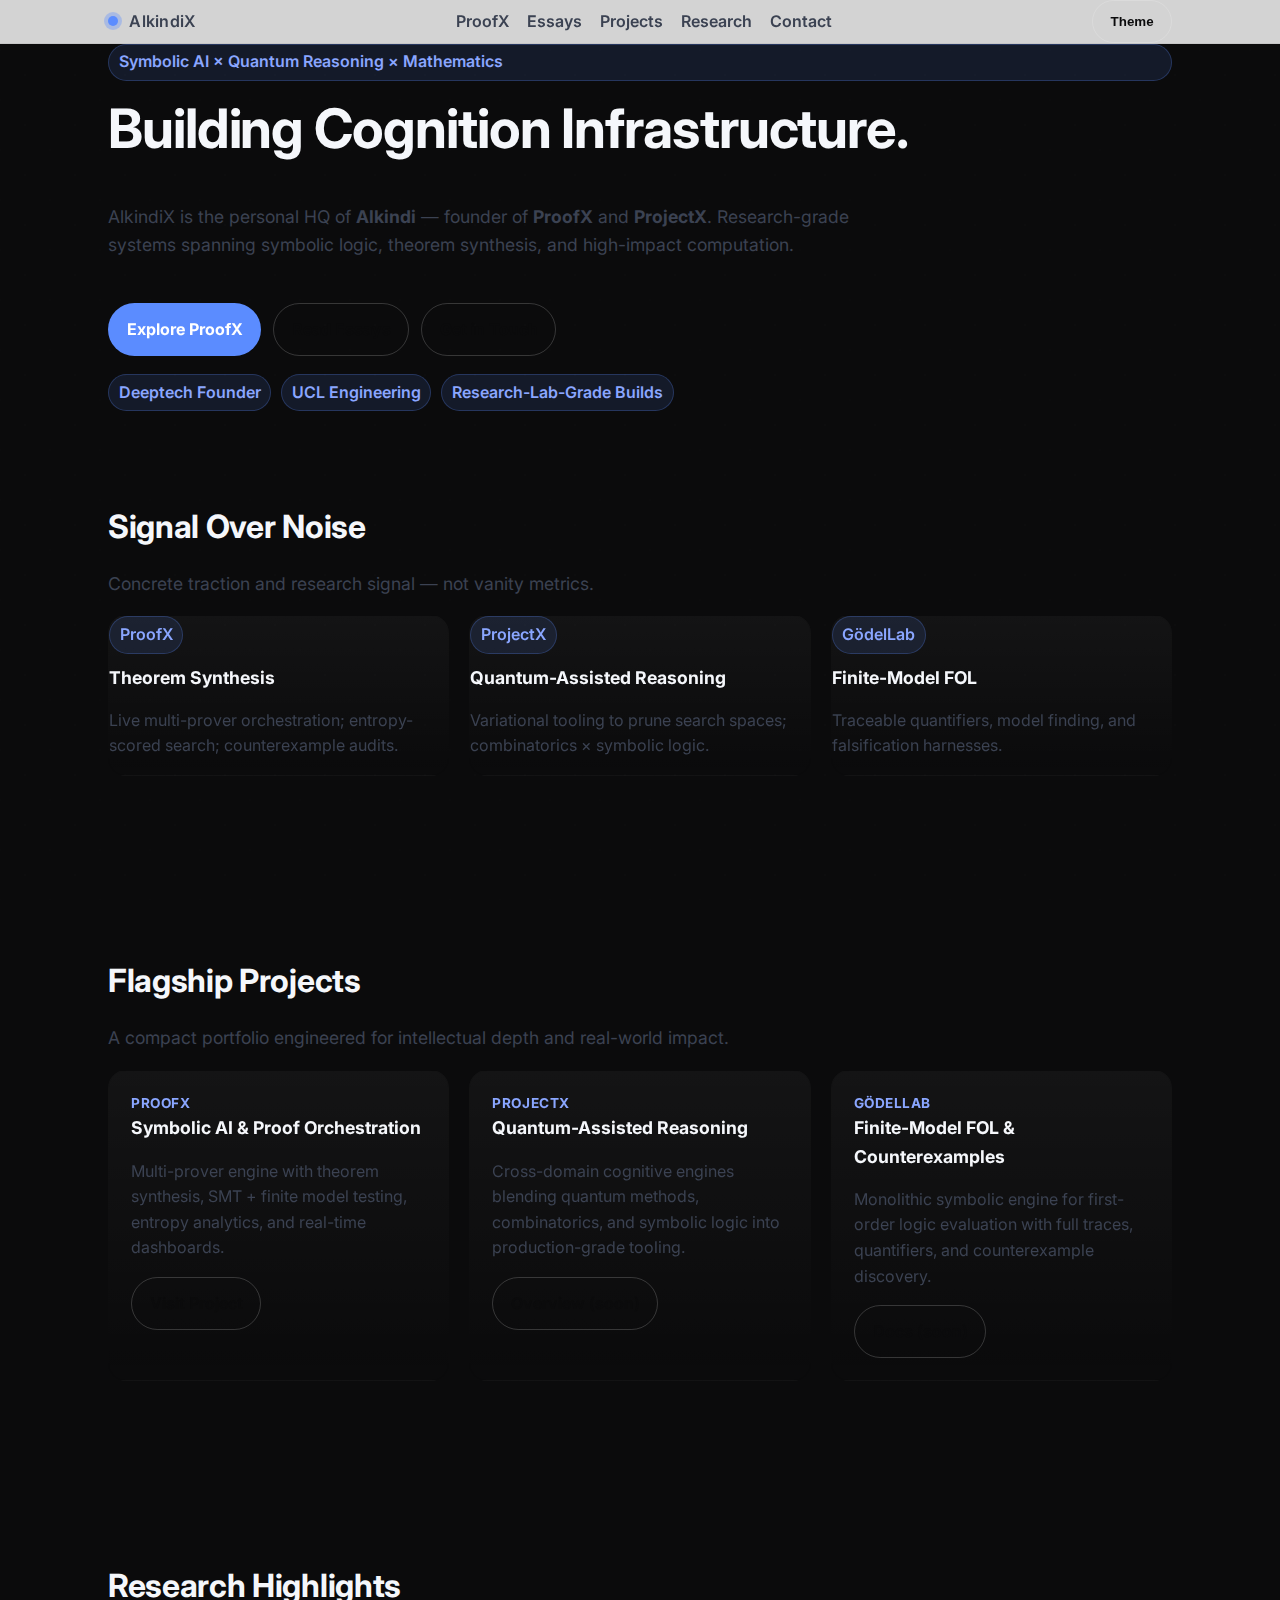
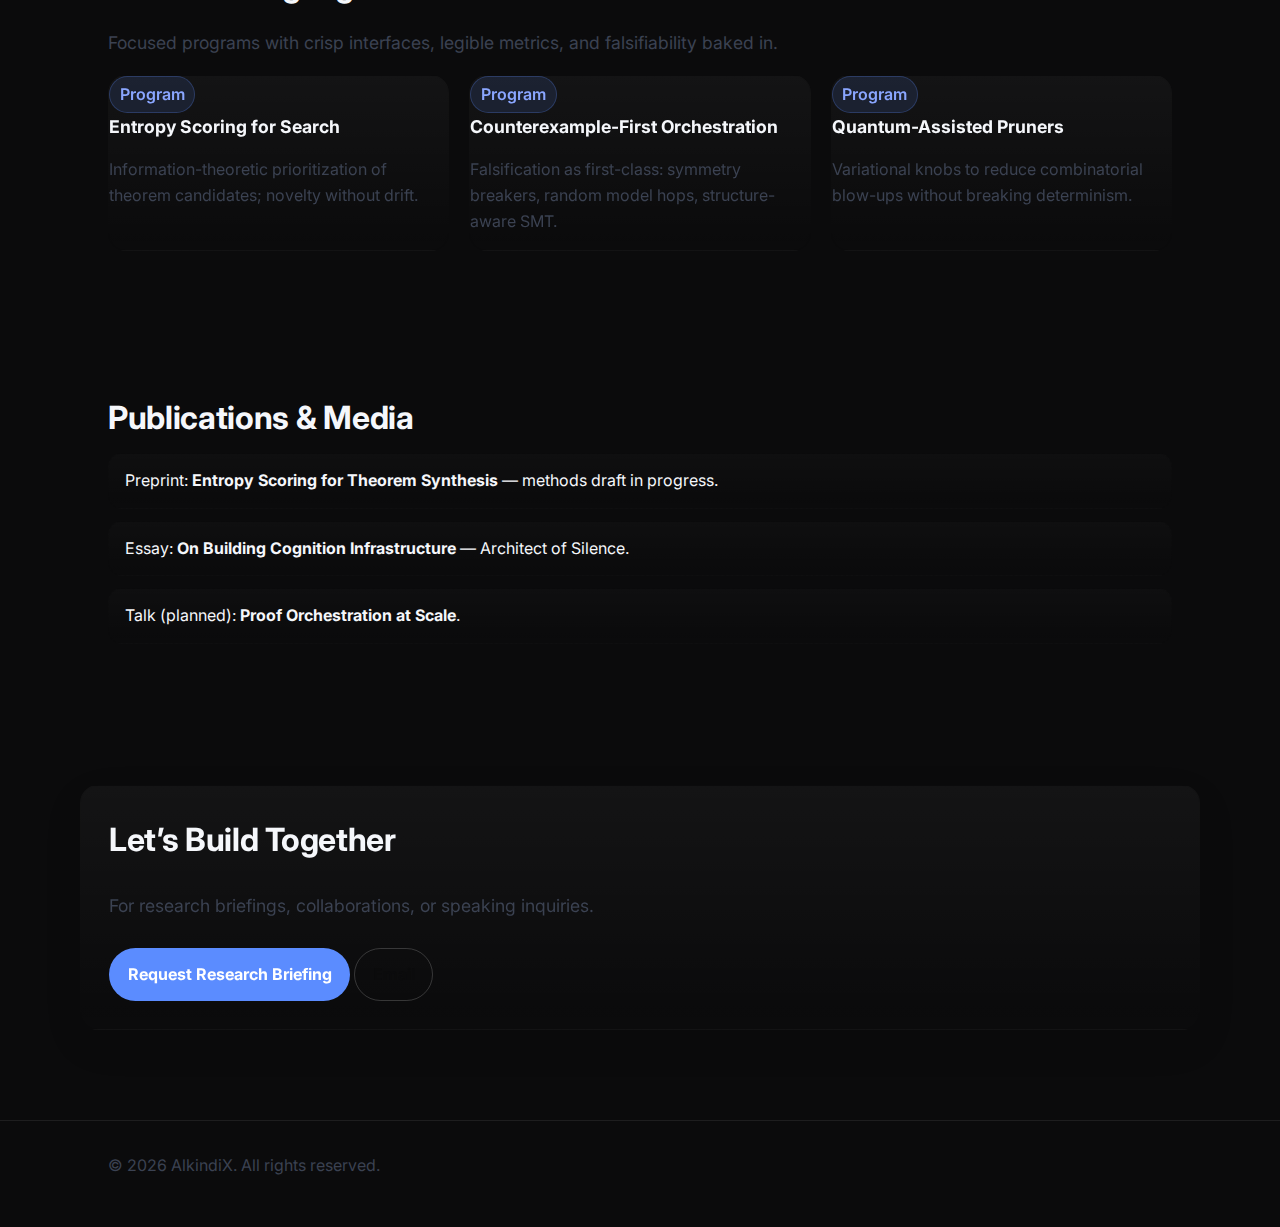
<file: index.html>
<!doctype html>
<html lang="en-GB" dir="ltr" class="no-js" data-theme="auto">
<head>
  <!-- ============================================================
       AlkindiX — Building Cognition Infrastructure
       Static, CSP-friendly, Vercel-ready
       ============================================================ -->
  <meta charset="utf-8" />
  <meta name="viewport" content="width=device-width, initial-scale=1, viewport-fit=cover" />
  <meta http-equiv="X-UA-Compatible" content="IE=edge" />

  <title>AlkindiX — Building Cognition Infrastructure</title>
  <meta name="description" content="AlkindiX — the personal HQ of Alkindi. Symbolic AI × Quantum Reasoning × Mathematics. Gateway to ProofX, ProjectX, and long-form essays." />
  <meta name="color-scheme" content="dark light" />
  <meta name="theme-color" content="#0a0a0a" media="(prefers-color-scheme: dark)" />
  <meta name="theme-color" content="#ffffff" media="(prefers-color-scheme: light)" />
  <meta name="referrer" content="strict-origin-when-cross-origin" />
  <meta name="format-detection" content="telephone=no, address=no, email=no" />
  <meta name="robots" content="index,follow,max-image-preview:large" />
  <link rel="canonical" href="https://alkindix.com/" />

  <!-- Icons / Manifest -->
  <link rel="icon" href="/favicon.ico" sizes="any" />
  <link rel="icon" type="image/png" href="/favicon-32x32.png" sizes="32x32" />
  <link rel="icon" type="image/png" href="/favicon-16x16.png" sizes="16x16" />
  <link rel="manifest" href="/site.webmanifest" />

  <!-- Fonts perf (you @import Inter in CSS; preconnect helps) -->
  <link rel="preconnect" href="https://fonts.googleapis.com">
  <link rel="preconnect" href="https://fonts.gstatic.com" crossorigin>

  <!-- CSS -->
  <link rel="preload" href="/styles.css" as="style" />
  <link rel="stylesheet" href="/styles.css" media="all" />

  <!-- JS (module is deferred by default; keep defer for safety) -->
  <link rel="preload" href="/main.js" as="script" />

  <!-- Open Graph / Twitter -->
  <meta property="og:title" content="AlkindiX — Building Cognition Infrastructure" />
  <meta property="og:description" content="Symbolic AI × Quantum Reasoning × Mathematics. Gateway to ProofX, ProjectX, and essays." />
  <meta property="og:type" content="website" />
  <meta property="og:url" content="https://alkindix.com/" />
  <meta property="og:site_name" content="AlkindiX" />
  <meta property="og:locale" content="en_GB" />
  <!-- Add when /og.png exists:
  <meta property="og:image" content="/og.png" />
  <meta name="twitter:card" content="summary_large_image" />
  <meta name="twitter:image" content="/og.png" /> -->
  <meta name="twitter:card" content="summary" />
  <meta name="twitter:site" content="@alkindi_network" />

  <!-- Above-the-fold micro styles -->
  <style>
    html{scroll-behavior:smooth}
    body{margin:0;font:16px/1.6 Inter,ui-sans-serif,system-ui,-apple-system,Segoe UI,Roboto,Helvetica,Arial,"Apple Color Emoji","Segoe UI Emoji";background:#0b0b0c;color:#f5f7fb}
    a{text-decoration:none;color:inherit}
    .container{max-width:1120px;margin:0 auto;padding:0 clamp(16px,3.5vw,28px)}
    .skip{position:absolute;left:-999px;top:auto;width:1px;height:1px;overflow:hidden}
    .skip:focus{left:12px;top:12px;width:auto;height:auto;padding:.5rem .75rem;background:#111;border:1px solid #444;border-radius:999px;color:#fff;z-index:1000}
    /* No-JS fallback: show menu on small screens */
    @media (max-width:839px){ .no-js .menu{display:flex!important} .no-js .menu-btn{display:none!important} }
  </style>
  <noscript><style>.no-js .menu-btn{display:none}</style></noscript>
</head>
<body>
  <a href="#main" class="skip" aria-label="Skip to main content">Skip to content</a>

  <!-- Header / Global Nav -->
  <header class="header" role="banner">
    <div class="container nav">
      <a href="#top" class="brand focus-ring" aria-label="AlkindiX home">
        <span class="dot" aria-hidden="true"></span>
        <span>AlkindiX</span>
      </a>

      <nav class="menu" aria-label="Primary">
        <a href="https://proofx.org" class="focus-ring" target="_blank" rel="noopener noreferrer">ProofX</a>
        <a href="https://architectofsilence.com" class="focus-ring" target="_blank" rel="noopener noreferrer">Essays</a>
        <a href="#projects" class="focus-ring">Projects</a>
        <a href="#research" class="focus-ring">Research</a>
        <a href="#contact" class="focus-ring">Contact</a>
      </nav>

      <div class="row" style="gap:10px;align-items:center">
        <button class="btn secondary theme-toggle" aria-pressed="false" aria-label="Toggle theme">Theme</button>
        <div class="menu-btn">
          <button class="btn secondary" aria-expanded="false" aria-controls="menuPanel" aria-haspopup="dialog" aria-label="Open menu">Menu</button>
        </div>
      </div>
    </div>

    <div id="menuPanel" class="menu-panel container" role="dialog" aria-modal="false" aria-label="Mobile navigation" hidden>
      <a href="https://proofx.org" target="_blank" rel="noopener noreferrer">ProofX</a>
      <a href="https://architectofsilence.com" target="_blank" rel="noopener noreferrer">Essays</a>
      <a href="#projects">Projects</a>
      <a href="#research">Research</a>
      <a href="#contact">Contact</a>
    </div>
  </header>

  <main id="main">
    <!-- Hero -->
    <section class="container hero" id="top" aria-label="Hero">
      <span class="pill" aria-label="Tagline">Symbolic AI × Quantum Reasoning × Mathematics</span>
      <h1>Building Cognition Infrastructure.</h1>
      <p class="lead">AlkindiX is the personal HQ of <strong>Alkindi</strong> — founder of <strong>ProofX</strong> and <strong>ProjectX</strong>. Research-grade systems spanning symbolic logic, theorem synthesis, and high-impact computation.</p>
      <div class="hero-cta" role="group" aria-label="Primary calls to action">
        <a class="btn accent" href="https://proofx.org" target="_blank" rel="noopener noreferrer">Explore ProofX</a>
        <a class="btn secondary" href="https://architectofsilence.com" target="_blank" rel="noopener noreferrer">Read Essays</a>
        <a class="btn secondary" href="#contact">Get in Touch</a>
      </div>
      <div class="badge-row" aria-label="Highlights">
        <span class="pill">Deeptech Founder</span>
        <span class="pill">UCL Engineering</span>
        <span class="pill">Research-Lab-Grade Builds</span>
      </div>
    </section>

    <!-- KPI Snapshot -->
    <section class="section" aria-labelledby="kpi-title" id="kpi">
      <div class="container">
        <h2 id="kpi-title">Signal Over Noise</h2>
        <p class="lead">Concrete traction and research signal — not vanity metrics.</p>
        <div class="grid cols-3" style="margin-top:16px;">
          <article class="card" aria-label="Theorem Synthesis">
            <div class="card-body">
              <div class="pill">ProofX</div>
              <h3 style="margin:10px 0 6px">Theorem Synthesis</h3>
              <p class="text-muted">Live multi-prover orchestration; entropy-scored search; counterexample audits.</p>
            </div>
          </article>
          <article class="card" aria-label="Quantum-Assisted Reasoning">
            <div class="card-body">
              <div class="pill">ProjectX</div>
              <h3 style="margin:10px 0 6px">Quantum-Assisted Reasoning</h3>
              <p class="text-muted">Variational tooling to prune search spaces; combinatorics × symbolic logic.</p>
            </div>
          </article>
          <article class="card" aria-label="Research-grade Engineering">
            <div class="card-body">
              <div class="pill">GödelLab</div>
              <h3 style="margin:10px 0 6px">Finite-Model FOL</h3>
              <p class="text-muted">Traceable quantifiers, model finding, and falsification harnesses.</p>
            </div>
          </article>
        </div>
      </div>
    </section>

    <!-- Projects -->
    <section class="section" id="projects" aria-labelledby="projects-title">
      <div class="container">
        <h2 id="projects-title">Flagship Projects</h2>
        <p class="lead">A compact portfolio engineered for intellectual depth and real-world impact.</p>
        <div class="grid cols-3" style="margin-top:16px;">
          <article class="card project" aria-labelledby="pfx-title">
            <div class="kicker">ProofX</div>
            <h3 id="pfx-title">Symbolic AI &amp; Proof Orchestration</h3>
            <p>Multi-prover engine with theorem synthesis, SMT + finite model testing, entropy analytics, and real-time dashboards.</p>
            <div class="actions">
              <a class="btn secondary" href="https://proofx.org" target="_blank" rel="noopener noreferrer">Visit Project</a>
            </div>
          </article>

          <article class="card project" aria-labelledby="prjx-title">
            <div class="kicker">ProjectX</div>
            <h3 id="prjx-title">Quantum-Assisted Reasoning</h3>
            <p>Cross-domain cognitive engines blending quantum methods, combinatorics, and symbolic logic into production-grade tooling.</p>
            <div class="actions">
              <a class="btn secondary" href="#" aria-disabled="true" tabindex="-1" role="link" aria-label="Overview coming soon">Overview (soon)</a>
            </div>
          </article>

          <article class="card project" aria-labelledby="gdl-title">
            <div class="kicker">GödelLab</div>
            <h3 id="gdl-title">Finite-Model FOL &amp; Counterexamples</h3>
            <p>Monolithic symbolic engine for first-order logic evaluation with full traces, quantifiers, and counterexample discovery.</p>
            <div class="actions">
              <a class="btn secondary" href="#" aria-disabled="true" tabindex="-1" role="link" aria-label="Docs coming soon">Docs (soon)</a>
            </div>
          </article>
        </div>
      </div>
    </section>

    <!-- Research Highlights -->
    <section class="section" id="research" aria-labelledby="research-title">
      <div class="container">
        <h2 id="research-title">Research Highlights</h2>
        <p class="lead">Focused programs with crisp interfaces, legible metrics, and falsifiability baked in.</p>

        <div class="grid cols-3" style="margin-top:16px;">
          <article class="card" aria-labelledby="r1-title">
            <div class="card-body">
              <div class="pill">Program</div>
              <h3 id="r1-title">Entropy Scoring for Search</h3>
              <p class="text-muted">Information-theoretic prioritization of theorem candidates; novelty without drift.</p>
            </div>
          </article>

          <article class="card" aria-labelledby="r2-title">
            <div class="card-body">
              <div class="pill">Program</div>
              <h3 id="r2-title">Counterexample-First Orchestration</h3>
              <p class="text-muted">Falsification as first-class: symmetry breakers, random model hops, structure-aware SMT.</p>
            </div>
          </article>

          <article class="card" aria-labelledby="r3-title">
            <div class="card-body">
              <div class="pill">Program</div>
              <h3 id="r3-title">Quantum-Assisted Pruners</h3>
              <p class="text-muted">Variational knobs to reduce combinatorial blow-ups without breaking determinism.</p>
            </div>
          </article>
        </div>
      </div>
    </section>

    <!-- Publications / Media -->
    <section class="section-tight" aria-labelledby="pub-title" id="pubs">
      <div class="container">
        <h2 id="pub-title">Publications &amp; Media</h2>
        <div class="list" aria-live="polite">
          <div class="list-item">Preprint: <strong>Entropy Scoring for Theorem Synthesis</strong> — methods draft in progress.</div>
          <div class="list-item">Essay: <strong>On Building Cognition Infrastructure</strong> — Architect of Silence.</div>
          <div class="list-item">Talk (planned): <strong>Proof Orchestration at Scale</strong>.</div>
        </div>
      </div>
    </section>

    <!-- Contact -->
    <section class="section" id="contact" aria-labelledby="contact-title">
      <div class="container card shadow" style="padding: 28px; display:grid; gap:10px;">
        <h2 id="contact-title" style="margin:0;">Let’s Build Together</h2>
        <p class="lead">For research briefings, collaborations, or speaking inquiries.</p>
        <div class="row" style="gap:12px; flex-wrap: wrap;">
          <a class="btn accent" href="mailto:alkindi.network@gmail.com?subject=Research%20Briefing%20Request">Request Research Briefing</a>
          <a class="btn secondary" href="mailto:alkindi.network@gmail.com">Email</a>
          <!-- Add downloads later when files exist -->
        </div>
      </div>
    </section>
  </main>

  <!-- Footer -->
  <footer role="contentinfo">
    <div class="container" style="display:flex; flex-wrap:wrap; gap:10px; justify-content:space-between; align-items:center;">
      <div>© <span id="y"></span> AlkindiX. All rights reserved.</div>
      <nav aria-label="Footer">
        <div style="display:flex; gap:14px;">
          <a href="https://proofx.org" target="_blank" rel="noopener noreferrer">ProofX</a>
          <a href="https://architectofsilence.com" target="_blank" rel="noopener noreferrer">Essays</a>
          <a href="#projects">Projects</a>
        </div>
      </nav>
    </div>
  </footer>

  <!-- Runtime -->
  <script type="module" src="/main.js" defer></script>

  <!-- Structured Data -->
  <script type="application/ld+json">
  {
    "@context": "https://schema.org",
    "@type": "Person",
    "name": "Alkindi",
    "url": "https://alkindix.com",
    "jobTitle": "Founder, ProofX; Engineering Student, UCL",
    "affiliation": { "@type": "CollegeOrUniversity", "name": "University College London" },
    "sameAs": [
      "https://proofx.org",
      "https://architectofsilence.com",
      "https://www.linkedin.com/in/alkindi-network"
    ]
  }
  </script>
  <script type="application/ld+json">
  {
    "@context": "https://schema.org",
    "@type": "WebSite",
    "name": "AlkindiX",
    "url": "https://alkindix.com/",
    "potentialAction": {
      "@type": "SearchAction",
      "target": "https://alkindix.com/?q={search_term_string}",
      "query-input": "required name=search_term_string"
    }
  }
  </script>
</body>
</html>
</file>
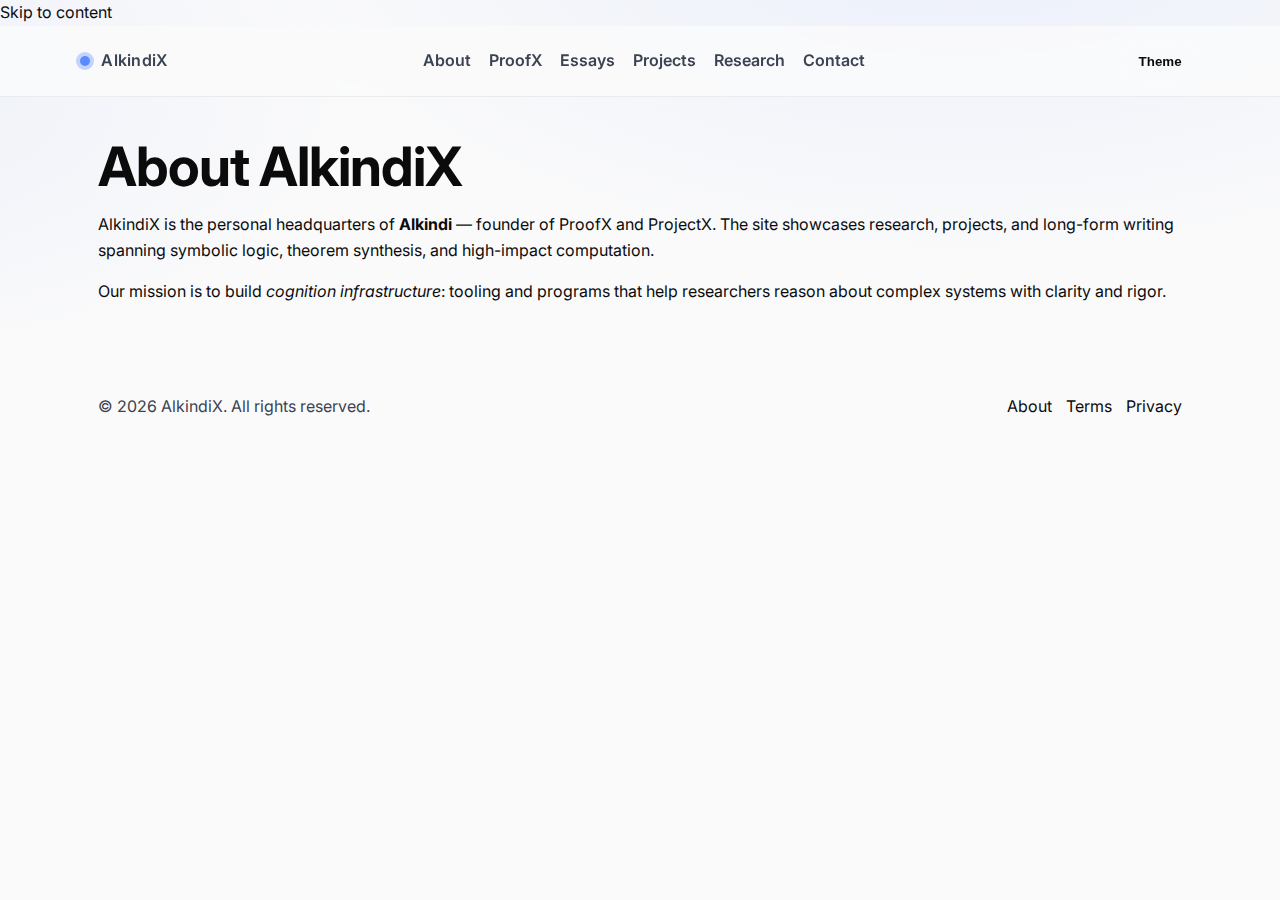
<file: about.html>
<!doctype html>
<html lang="en-GB" dir="ltr" class="no-js" data-theme="auto">
<head>
  <meta charset="utf-8" />
  <meta name="viewport" content="width=device-width, initial-scale=1, viewport-fit=cover" />
  <title>About — AlkindiX</title>
  <meta name="description" content="Learn about AlkindiX and its mission to build cognition infrastructure." />
  <link rel="preload" href="/styles.css" as="style" />
  <link rel="stylesheet" href="/styles.css" media="all" />
  <link rel="preload" href="/main.js" as="script" />
</head>
<body>
  <div id="offlineBanner" class="offline-banner" hidden role="status" aria-live="polite">You're offline.</div>
  <a href="#main" class="skip" aria-label="Skip to main content">Skip to content</a>
  <header class="header" role="banner">
    <div class="container nav">
      <a href="/" class="brand focus-ring" aria-label="AlkindiX home">
        <span class="dot" aria-hidden="true"></span>
        <span>AlkindiX</span>
      </a>
      <nav class="menu" aria-label="Primary">
        <a href="/about" class="focus-ring">About</a>
        <a href="https://proofx.org" class="focus-ring" target="_blank" rel="noopener noreferrer">ProofX</a>
        <a href="https://architectofsilence.com" class="focus-ring" target="_blank" rel="noopener noreferrer">Essays</a>
        <a href="/index.html#projects" class="focus-ring">Projects</a>
        <a href="/index.html#research" class="focus-ring">Research</a>
        <a href="/index.html#contact" class="focus-ring">Contact</a>
      </nav>
      <div class="row" style="gap:10px;align-items:center">
        <button class="btn secondary theme-toggle" aria-pressed="false" aria-label="Toggle theme">Theme</button>
        <div class="menu-btn">
          <button class="btn secondary" aria-expanded="false" aria-controls="menuPanel" aria-haspopup="dialog" aria-label="Open menu">Menu</button>
        </div>
      </div>
    </div>
    <div id="menuPanel" class="menu-panel container" role="dialog" aria-modal="false" aria-label="Mobile navigation" hidden>
      <a href="/about">About</a>
      <a href="https://proofx.org" target="_blank" rel="noopener noreferrer">ProofX</a>
      <a href="https://architectofsilence.com" target="_blank" rel="noopener noreferrer">Essays</a>
      <a href="/index.html#projects">Projects</a>
      <a href="/index.html#research">Research</a>
      <a href="/index.html#contact">Contact</a>
    </div>
  </header>
  <main id="main" class="container" style="padding-top:40px;padding-bottom:40px;">
    <h1>About AlkindiX</h1>
    <p>AlkindiX is the personal headquarters of <strong>Alkindi</strong> — founder of <a href="https://proofx.org" target="_blank" rel="noopener noreferrer">ProofX</a> and ProjectX. The site showcases research, projects, and long-form writing spanning symbolic logic, theorem synthesis, and high-impact computation.</p>
    <p>Our mission is to build <em>cognition infrastructure</em>: tooling and programs that help researchers reason about complex systems with clarity and rigor.</p>
  </main>
  <footer role="contentinfo">
    <div class="container" style="display:flex; flex-wrap:wrap; gap:10px; justify-content:space-between; align-items:center;">
      <div>© <span id="y"></span> AlkindiX. All rights reserved.</div>
      <nav aria-label="Footer">
        <div style="display:flex; gap:14px;">
          <a href="/about">About</a>
          <a href="/terms">Terms</a>
          <a href="/privacy">Privacy</a>
        </div>
      </nav>
    </div>
  </footer>
  <script type="module" src="/main.js" defer></script>
</body>
</html>
</file>
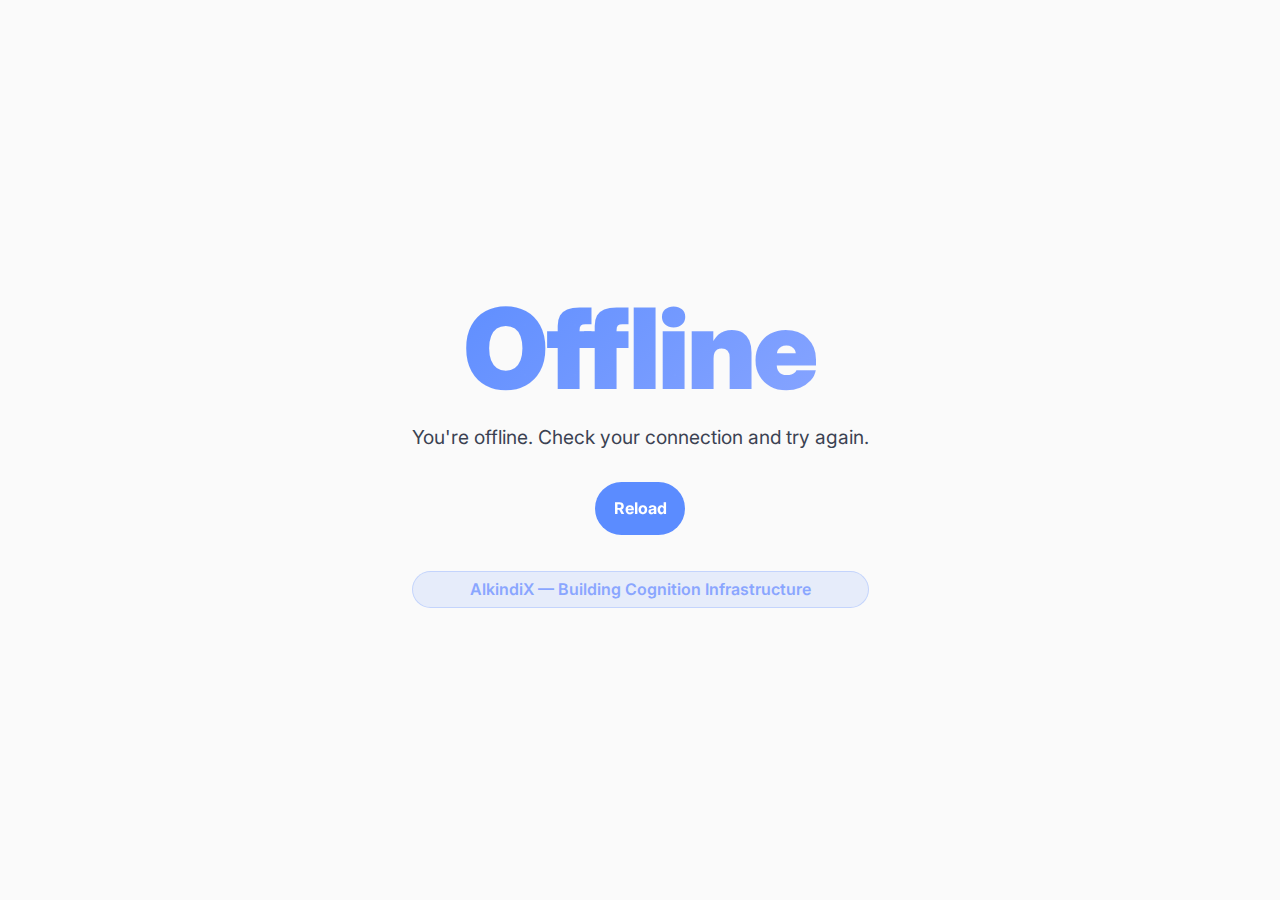
<file: offline.html>
<!doctype html>
<html lang="en-GB" dir="ltr" data-theme="auto">
<head>
  <meta charset="utf-8" />
  <title>Offline — AlkindiX</title>
  <meta name="viewport" content="width=device-width,initial-scale=1" />
  <link rel="stylesheet" href="/styles.css" />
  <style>
    body {
      display:flex; align-items:center; justify-content:center;
      min-height:100vh; text-align:center; padding: var(--space-lg);
      background: var(--bg);
      animation: fadeIn .6s var(--ease) both;
    }
    .offline {
      max-width: 640px; display:grid; gap: var(--space-md);
      animation: floatUp .8s var(--ease) both;
    }
    .offline h1 {
      font-size: clamp(4rem, 14vw, 7rem);
      margin: 0;
      font-weight: 900;
      line-height: 1;
      background: var(--grad-accent);
      -webkit-background-clip: text;
      -webkit-text-fill-color: transparent;
    }
    .offline p {
      margin: 0;
      font-size: 1.2rem;
      color: var(--muted);
    }
    .actions {
      display:flex; justify-content:center; gap: var(--space-sm); flex-wrap:wrap;
      margin-top: var(--space-sm);
    }
    .pill {
      margin-top: var(--space-md);
      justify-content:center;
    }
    @keyframes floatUp { from { opacity:0; transform:translateY(12px);} to { opacity:1; transform:translateY(0);} }
  </style>
</head>
<body>
  <main class="offline" role="main" aria-labelledby="title">
    <h1 id="title">Offline</h1>
    <p>You're offline. Check your connection and try again.</p>
    <div class="actions" role="group" aria-label="Actions">
      <a class="btn accent" href="/">Reload</a>
    </div>
    <div class="pill">AlkindiX — Building Cognition Infrastructure</div>
  </main>
</body>
</html>
</file>
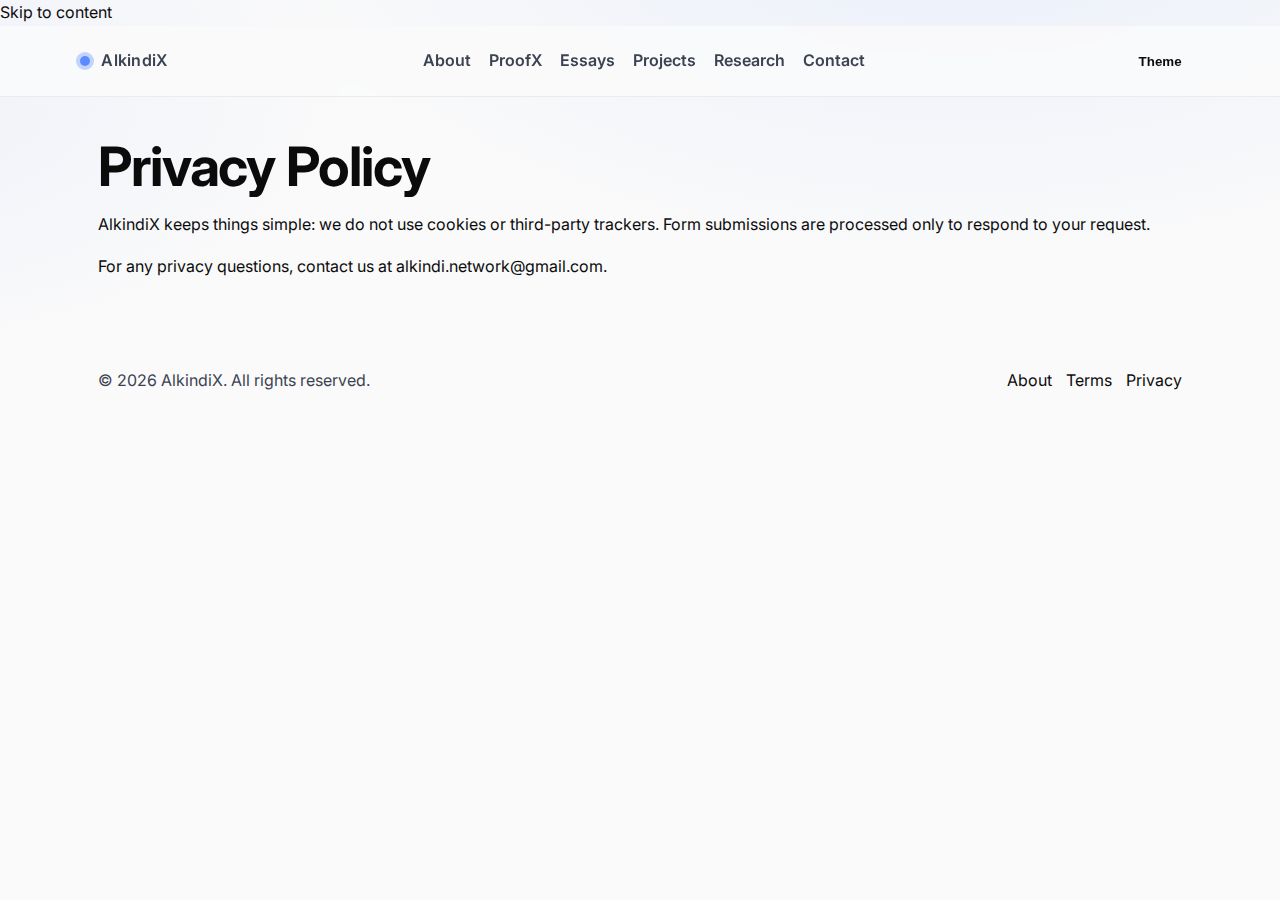
<file: privacy.html>
<!doctype html>
<html lang="en-GB" dir="ltr" class="no-js" data-theme="auto">
<head>
  <meta charset="utf-8" />
  <meta name="viewport" content="width=device-width, initial-scale=1, viewport-fit=cover" />
  <title>Privacy — AlkindiX</title>
  <meta name="description" content="Privacy policy for AlkindiX." />
  <link rel="preload" href="/styles.css" as="style" />
  <link rel="stylesheet" href="/styles.css" media="all" />
  <link rel="preload" href="/main.js" as="script" />
</head>
<body>
  <div id="offlineBanner" class="offline-banner" hidden role="status" aria-live="polite">You're offline.</div>
  <a href="#main" class="skip" aria-label="Skip to main content">Skip to content</a>
  <header class="header" role="banner">
    <div class="container nav">
      <a href="/" class="brand focus-ring" aria-label="AlkindiX home">
        <span class="dot" aria-hidden="true"></span>
        <span>AlkindiX</span>
      </a>
      <nav class="menu" aria-label="Primary">
        <a href="/about" class="focus-ring">About</a>
        <a href="https://proofx.org" class="focus-ring" target="_blank" rel="noopener noreferrer">ProofX</a>
        <a href="https://architectofsilence.com" class="focus-ring" target="_blank" rel="noopener noreferrer">Essays</a>
        <a href="/index.html#projects" class="focus-ring">Projects</a>
        <a href="/index.html#research" class="focus-ring">Research</a>
        <a href="/index.html#contact" class="focus-ring">Contact</a>
      </nav>
      <div class="row" style="gap:10px;align-items:center">
        <button class="btn secondary theme-toggle" aria-pressed="false" aria-label="Toggle theme">Theme</button>
        <div class="menu-btn">
          <button class="btn secondary" aria-expanded="false" aria-controls="menuPanel" aria-haspopup="dialog" aria-label="Open menu">Menu</button>
        </div>
      </div>
    </div>
    <div id="menuPanel" class="menu-panel container" role="dialog" aria-modal="false" aria-label="Mobile navigation" hidden>
      <a href="/about">About</a>
      <a href="https://proofx.org" target="_blank" rel="noopener noreferrer">ProofX</a>
      <a href="https://architectofsilence.com" target="_blank" rel="noopener noreferrer">Essays</a>
      <a href="/index.html#projects">Projects</a>
      <a href="/index.html#research">Research</a>
      <a href="/index.html#contact">Contact</a>
    </div>
  </header>
  <main id="main" class="container" style="padding-top:40px;padding-bottom:40px;">
    <h1>Privacy Policy</h1>
    <p>AlkindiX keeps things simple: we do not use cookies or third-party trackers. Form submissions are processed only to respond to your request.</p>
    <p>For any privacy questions, contact us at <a href="mailto:alkindi.network@gmail.com">alkindi.network@gmail.com</a>.</p>
  </main>
  <footer role="contentinfo">
    <div class="container" style="display:flex; flex-wrap:wrap; gap:10px; justify-content:space-between; align-items:center;">
      <div>© <span id="y"></span> AlkindiX. All rights reserved.</div>
      <nav aria-label="Footer">
        <div style="display:flex; gap:14px;">
          <a href="/about">About</a>
          <a href="/terms">Terms</a>
          <a href="/privacy">Privacy</a>
        </div>
      </nav>
    </div>
  </footer>
  <script type="module" src="/main.js" defer></script>
</body>
</html>
</file>
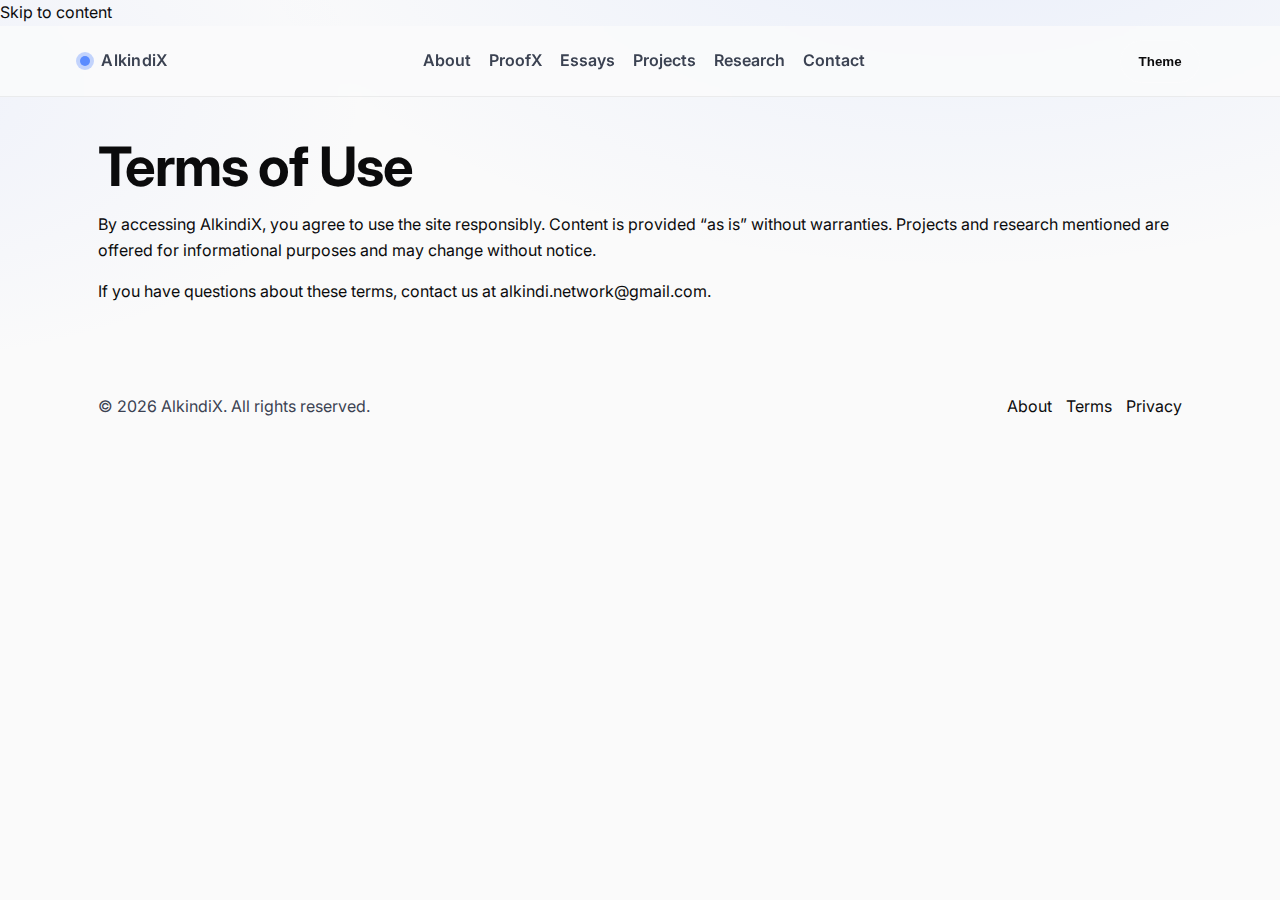
<file: terms.html>
<!doctype html>
<html lang="en-GB" dir="ltr" class="no-js" data-theme="auto">
<head>
  <meta charset="utf-8" />
  <meta name="viewport" content="width=device-width, initial-scale=1, viewport-fit=cover" />
  <title>Terms — AlkindiX</title>
  <meta name="description" content="Terms of use for AlkindiX." />
  <link rel="preload" href="/styles.css" as="style" />
  <link rel="stylesheet" href="/styles.css" media="all" />
  <link rel="preload" href="/main.js" as="script" />
</head>
<body>
  <div id="offlineBanner" class="offline-banner" hidden role="status" aria-live="polite">You're offline.</div>
  <a href="#main" class="skip" aria-label="Skip to main content">Skip to content</a>
  <header class="header" role="banner">
    <div class="container nav">
      <a href="/" class="brand focus-ring" aria-label="AlkindiX home">
        <span class="dot" aria-hidden="true"></span>
        <span>AlkindiX</span>
      </a>
      <nav class="menu" aria-label="Primary">
        <a href="/about" class="focus-ring">About</a>
        <a href="https://proofx.org" class="focus-ring" target="_blank" rel="noopener noreferrer">ProofX</a>
        <a href="https://architectofsilence.com" class="focus-ring" target="_blank" rel="noopener noreferrer">Essays</a>
        <a href="/index.html#projects" class="focus-ring">Projects</a>
        <a href="/index.html#research" class="focus-ring">Research</a>
        <a href="/index.html#contact" class="focus-ring">Contact</a>
      </nav>
      <div class="row" style="gap:10px;align-items:center">
        <button class="btn secondary theme-toggle" aria-pressed="false" aria-label="Toggle theme">Theme</button>
        <div class="menu-btn">
          <button class="btn secondary" aria-expanded="false" aria-controls="menuPanel" aria-haspopup="dialog" aria-label="Open menu">Menu</button>
        </div>
      </div>
    </div>
    <div id="menuPanel" class="menu-panel container" role="dialog" aria-modal="false" aria-label="Mobile navigation" hidden>
      <a href="/about">About</a>
      <a href="https://proofx.org" target="_blank" rel="noopener noreferrer">ProofX</a>
      <a href="https://architectofsilence.com" target="_blank" rel="noopener noreferrer">Essays</a>
      <a href="/index.html#projects">Projects</a>
      <a href="/index.html#research">Research</a>
      <a href="/index.html#contact">Contact</a>
    </div>
  </header>
  <main id="main" class="container" style="padding-top:40px;padding-bottom:40px;">
    <h1>Terms of Use</h1>
    <p>By accessing AlkindiX, you agree to use the site responsibly. Content is provided “as is” without warranties. Projects and research mentioned are offered for informational purposes and may change without notice.</p>
    <p>If you have questions about these terms, contact us at <a href="mailto:alkindi.network@gmail.com">alkindi.network@gmail.com</a>.</p>
  </main>
  <footer role="contentinfo">
    <div class="container" style="display:flex; flex-wrap:wrap; gap:10px; justify-content:space-between; align-items:center;">
      <div>© <span id="y"></span> AlkindiX. All rights reserved.</div>
      <nav aria-label="Footer">
        <div style="display:flex; gap:14px;">
          <a href="/about">About</a>
          <a href="/terms">Terms</a>
          <a href="/privacy">Privacy</a>
        </div>
      </nav>
    </div>
  </footer>
  <script type="module" src="/main.js" defer></script>
</body>
</html>
</file>
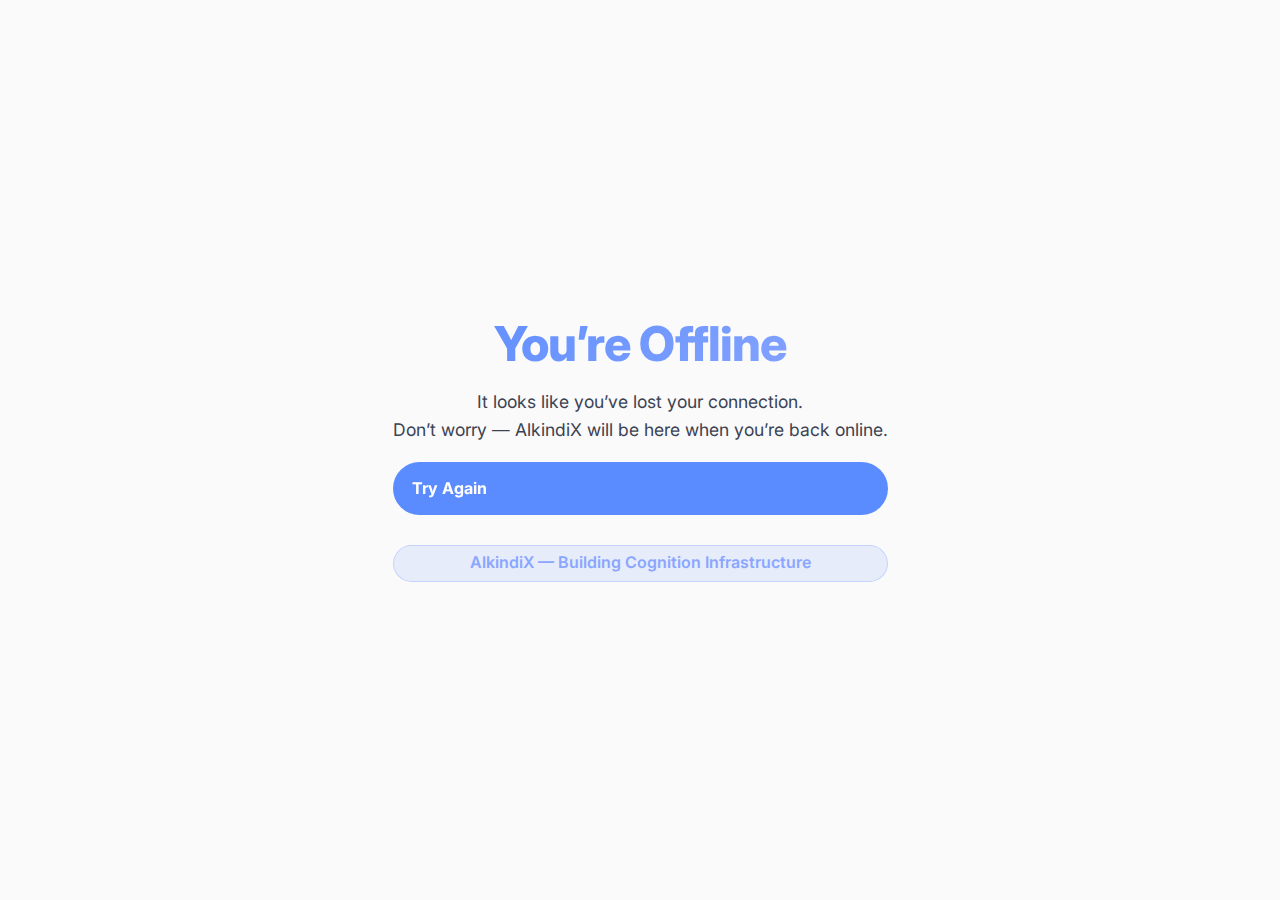
<file: public/offline.html>
<!doctype html>
<html lang="en-GB" dir="ltr" data-theme="auto">
<head>
  <meta charset="utf-8" />
  <title>Offline — AlkindiX</title>
  <meta name="viewport" content="width=device-width, initial-scale=1" />
  <link rel="stylesheet" href="/styles.css" />
  <style>
    body {
      display:flex; align-items:center; justify-content:center;
      min-height:100vh; text-align:center; padding: var(--space-lg);
      background: var(--bg);
      animation: fadeIn .6s var(--ease) both;
    }
    .offline {
      max-width: 520px; display:grid; gap: var(--space-md);
      animation: floatUp .8s var(--ease) both;
    }
    .offline h1 {
      font-size: clamp(2.4rem, 8vw, 3rem);
      margin: 0;
      font-weight: 800;
      background: var(--grad-accent);
      -webkit-background-clip: text;
      -webkit-text-fill-color: transparent;
    }
    .offline p {
      margin: 0;
      font-size: 1.1rem;
      color: var(--muted);
    }
    .pill { justify-content:center; margin-top: var(--space-sm); }
    @keyframes floatUp { from { opacity:0; transform:translateY(12px);} to { opacity:1; transform:translateY(0);} }
  </style>
</head>
<body>
  <main class="offline" role="main" aria-labelledby="title">
    <h1 id="title">You’re Offline</h1>
    <p>It looks like you’ve lost your connection.<br>
       Don’t worry — AlkindiX will be here when you’re back online.</p>
    <a class="btn accent" href="/" role="button">Try Again</a>
    <div class="pill">AlkindiX — Building Cognition Infrastructure</div>
  </main>
</body>
</html>
</file>
<file: styles.css>
/*
  AlkindiX.com — External Stylesheet (OpenAI-tier)
  Theme: Minimal, investor-credible, research vibe
  Author: Alkindi
  Usage: <link rel="stylesheet" href="/alkindix.css" />
*/

/* --------------------------------------------
   Fonts (variable, production-grade)
   - Swap strategy to avoid FOIT
--------------------------------------------- */
@import url("https://fonts.googleapis.com/css2?family=Inter:wght@400;600;700;900&display=swap");

/* --------------------------------------------
   CSS Variables / Design Tokens
--------------------------------------------- */
:root {
  /* Brand */
  --bg: #0b0b0c;
  --panel: #111114;
  --text: #f5f7fb;
  --muted: #b5b9c9;
  --accent: #5b8cff;
  --accent-2: #8aa6ff;
  --ok: #22c55e;
  --danger: #ef4444;

  /* Effects */
  --ring: rgba(91,140,255,.35);
  --shadow: 0 24px 60px rgba(0,0,0,.35);
  --radius: 18px;

  /* Layout */
  --maxw: 1120px;
  --space-xs: clamp(6px, .6vw, 8px);
  --space-sm: clamp(10px, .9vw, 12px);
  --space-md: clamp(16px, 1.4vw, 20px);
  --space-lg: clamp(24px, 2.2vw, 32px);
  --space-xl: clamp(36px, 4vw, 56px);
  --space-2xl: clamp(56px, 7vw, 96px);

  /* Motion */
  --ts: 220ms;
  --ease: cubic-bezier(.4, 0, .2, 1);

  /* Typography scale */
  --fs-1: clamp(2.2rem, 6vw, 3.4rem);
  --fs-2: clamp(1.4rem, 3.2vw, 2rem);
  --fs-3: 1.1rem;

  /* Gradient helpers */
  --grad-accent: linear-gradient(135deg, var(--accent), var(--accent-2));
  --panel-grad: linear-gradient(180deg, rgba(255,255,255,.04), rgba(255,255,255,.00));
}

@media (prefers-color-scheme: light) {
  :root {
    --bg: #fafafa;
    --panel: #ffffff;
    --text: #0b0b0c;
    --muted: #3b4252;
    --shadow: 0 14px 40px rgba(0,0,0,.08);
  }
}

/* Optional explicit toggles */
html.light {
  color-scheme: light;
  --bg: #fafafa; --panel: #ffffff; --text: #0b0b0c; --muted: #3b4252; --shadow: 0 14px 40px rgba(0,0,0,.08);
}
html.dark {
  color-scheme: dark;
}

/* --------------------------------------------
   Base / Resets
--------------------------------------------- */
* { box-sizing: border-box; }
html, body { height: 100%; }
html { scroll-behavior: smooth; }
body {
  margin: 0;
  font: 16px/1.6 Inter, ui-sans-serif, system-ui, -apple-system, Segoe UI, Roboto, Helvetica, Arial, "Apple Color Emoji", "Segoe UI Emoji";
  color: var(--text);
  background:
    radial-gradient(1200px 600px at 75% -10%, rgba(91,140,255,.10), transparent 60%),
    radial-gradient(900px 500px at -10% 10%, rgba(138,166,255,.10), transparent 55%),
    var(--bg);
  -webkit-font-smoothing: antialiased;
  -moz-osx-font-smoothing: grayscale;
  text-rendering: optimizeLegibility;
  color-scheme: dark light;
}

/* Optional subtle grain overlay (no extra asset) */
body::before {
  content: "";
  position: fixed; inset: 0;
  pointer-events: none;
  background-image:
    radial-gradient(rgba(255,255,255,.04) 1px, transparent 1px),
    radial-gradient(rgba(255,255,255,.03) 1px, transparent 1px);
  background-position: 0 0, 25px 25px;
  background-size: 50px 50px;
  opacity: .35;
}

img { max-width: 100%; display: block; height: auto; }
a { color: inherit; text-decoration: none; }
.container { max-width: var(--maxw); margin: 0 auto; padding: 0 var(--space-md); }

/* --------------------------------------------
   Typography
--------------------------------------------- */
h1 { font-size: var(--fs-1); line-height: 1.08; margin: 0 0 10px; letter-spacing: -0.02em; }
h2 { font-size: var(--fs-2); margin: 0 0 10px; letter-spacing: -0.01em; }
h3 { font-size: var(--fs-3); margin: 0 0 8px; }
p.lead { font-size: 1.1rem; color: var(--muted); max-width: 780px; }

/* --------------------------------------------
   Utilities
--------------------------------------------- */
.btn {
  display: inline-flex; align-items: center; gap: .6rem;
  padding: .8rem 1.1rem; border-radius: 999px;
  background: var(--text); color: var(--bg);
  font-weight: 700; border: 1px solid transparent;
  transition: transform var(--ts) var(--ease), box-shadow var(--ts) var(--ease), background var(--ts) var(--ease), color var(--ts) var(--ease);
  will-change: transform;
}
.btn:hover { transform: translateY(-1px); box-shadow: 0 8px 30px rgba(0,0,0,.18); }
.btn:active { transform: scale(.98); }
.btn.secondary { background: transparent; color: var(--text); border-color: rgba(255,255,255,.18); }
.btn.secondary:hover { border-color: rgba(255,255,255,.35); }
.btn.accent { background: var(--accent); color: #fff; }
.btn.gradient { background: var(--grad-accent); color: #fff; }

.btn.sm { padding: .6rem .9rem; font-weight: 600; }
.btn.block { display: inline-flex; width: 100%; justify-content: center; }

.pill {
  display:inline-flex; align-items:center;
  padding:.3rem .6rem; border-radius:999px;
  background: rgba(91,140,255,.12); color: var(--accent-2); font-weight:600;
  border:1px solid rgba(91,140,255,.25);
}

.shadow { box-shadow: var(--shadow); }

/* Gradient-border card without extra wrappers */
.card {
  position: relative;
  border-radius: var(--radius);
  background: var(--panel-grad);
  border: 1px solid rgba(255,255,255,.08);
  transition: border-color var(--ts) var(--ease), box-shadow var(--ts) var(--ease), background var(--ts) var(--ease);
}
.card:hover { border-color: rgba(91,140,255,.35); box-shadow: 0 18px 54px rgba(0,0,0,.28); }
@media (prefers-color-scheme: light) {
  .card { border-color: rgba(20,20,20,.06); }
}

.grid { display:grid; gap: 20px; }
@media (min-width: 720px) {
  .grid.cols-3 { grid-template-columns: repeat(3, 1fr); }
  .grid.cols-2 { grid-template-columns: repeat(2, 1fr); }
}

.section { padding: var(--space-2xl) 0; }
.section-tight { padding: var(--space-xl) 0; }

/* --------------------------------------------
   Header / Navigation
--------------------------------------------- */
.header {
  position: sticky; top: 0; z-index: 50;
  backdrop-filter: blur(8px);
  background: color-mix(in oklab, var(--bg) 84%, transparent);
  border-bottom: 1px solid rgba(255,255,255,.07);
}
@media (prefers-color-scheme: light) { .header { border-bottom-color: rgba(0,0,0,.06); } }

.nav { display:flex; align-items:center; justify-content:space-between; gap: 16px; padding: 14px 0; }
.nav a { color: var(--muted); font-weight:600; }
.nav a:hover, .nav a[aria-current="page"] { color: var(--text); }
.brand { display:flex; align-items:center; gap:.7rem; font-weight:900; letter-spacing:.02em; }
.dot { width:10px; height:10px; border-radius:999px; background: var(--accent); box-shadow: 0 0 0 4px var(--ring); }

.menu { display:none; gap: 18px; align-items:center; }
@media (min-width: 840px) { .menu { display:flex; } .menu-btn { display:none; } }

/* Mobile panel with animation */
.menu-panel {
  display:none; position:absolute; left: 20px; right:20px; top:64px;
  background: var(--panel); border:1px solid rgba(255,255,255,.08);
  border-radius: var(--radius); padding: 12px;
  transform-origin: top center; opacity: 0; transform: translateY(-6px) scale(.98);
}
.menu-panel[aria-modal="true"] { display:block; animation: panelIn var(--ts) var(--ease) forwards; }
.menu-panel a { display:block; padding: 12px; border-radius: 12px; }
.menu-panel a:hover { background: rgba(255,255,255,.04); }

@keyframes panelIn {
  to { opacity: 1; transform: translateY(0) scale(1); }
}

/* --------------------------------------------
   Hero
--------------------------------------------- */
.hero {
  padding: 90px 0 40px;
  display:grid; gap: 18px; align-items:center;
  animation: fadeIn .6s var(--ease) both;
}
.hero-cta { display:flex; gap:12px; flex-wrap: wrap; margin-top: 8px; }
.badge-row { display:flex; gap:10px; align-items:center; color: var(--muted); font-weight:600; flex-wrap: wrap; }

/* --------------------------------------------
   Project Cards
--------------------------------------------- */
.project {
  padding: 22px;
  transition: transform var(--ts) var(--ease), border-color var(--ts) var(--ease), box-shadow var(--ts) var(--ease), background var(--ts) var(--ease);
}
.project:hover {
  transform: translateY(-4px);
  border-color: rgba(91,140,255,.35);
  box-shadow: 0 18px 54px rgba(0,0,0,.28);
  background: linear-gradient(180deg, rgba(91,140,255,.08), rgba(255,255,255,0));
}
.project .kicker {
  color: var(--accent-2); font-weight:700; font-size:.85rem;
  letter-spacing:.04em; text-transform: uppercase;
}
.project p { color: var(--muted); }
.project .actions { display:flex; gap:10px; margin-top: 12px; }

/* --------------------------------------------
   Lists
--------------------------------------------- */
.list { display:grid; gap: 12px; }
.list-item {
  padding:14px 16px;
  border:1px dashed rgba(255,255,255,.12);
  border-radius: 14px;
  background: linear-gradient(180deg, rgba(255,255,255,.02), rgba(255,255,255,.00));
}
@media (prefers-color-scheme: light) { .list-item { border-color: rgba(0,0,0,.08); } }

/* --------------------------------------------
   Footer
--------------------------------------------- */
footer { border-top: 1px solid rgba(255,255,255,.08); padding: 32px 0 48px; color: var(--muted); }
footer a { color: var(--text); }

/* --------------------------------------------
   Focus / A11y
--------------------------------------------- */
.focus-ring { outline: none; box-shadow: 0 0 0 0 transparent; }
.focus-ring:focus-visible,
.btn:focus-visible,
.nav a:focus-visible,
.menu-panel a:focus-visible {
  outline: none;
  box-shadow: 0 0 0 4px var(--ring);
  border-radius: 12px;
}
.sr-only {
  position:absolute; left:-999px; top:auto; width:1px; height:1px; overflow:hidden;
}
.sr-only:focus {
  left: var(--space-md); top: var(--space-md);
  width: auto; height: auto; z-index: 999;
  background: var(--panel); padding: var(--space-xs) var(--space-sm); border-radius: 8px;
  border: 1px solid rgba(255,255,255,.18);
}

/* aria-current visual hint in menus */
a[aria-current="page"]::after {
  content: ""; display: inline-block; width: 6px; height: 6px; margin-left: 8px;
  border-radius: 999px; background: currentColor; opacity: .8;
}

/* --------------------------------------------
   Animations
--------------------------------------------- */
@keyframes fadeIn {
  from { opacity: 0; transform: translateY(6px); }
  to   { opacity: 1; transform: translateY(0); }
}

/* --------------------------------------------
   Reduced Motion
--------------------------------------------- */
@media (prefers-reduced-motion: reduce) {
  html { scroll-behavior: auto; }
  .btn, .project, .menu-panel { transition: none !important; animation: none !important; }
}

/* --------------------------------------------
   Helpers & Experimental
--------------------------------------------- */
/* Accent gradient utility */
.accent-gradient { background: var(--grad-accent); color: #fff; }

/* Subtle divider line */
.hr {
  height: 1px; background: linear-gradient(90deg, transparent, rgba(255,255,255,.12), transparent);
  margin: var(--space-lg) 0;
}

/* Ghost button variant for muted CTAs */
.btn.ghost {
  background: transparent; color: var(--muted);
  border-color: rgba(255,255,255,.12);
}
.btn.ghost:hover { color: var(--text); border-color: rgba(255,255,255,.3); }

/* Compact badges row wrap on narrow screens */
@media (max-width: 480px) {
  .badge-row { gap: 8px; }
  .pill { font-weight: 600; font-size: .9rem; }
}

/* Elevation utilities */
.elev-1 { box-shadow: 0 6px 20px rgba(0,0,0,.20); }
.elev-2 { box-shadow: 0 12px 34px rgba(0,0,0,.24); }
.elev-3 { box-shadow: 0 20px 60px rgba(0,0,0,.30); }

/* Clickable cards (no underlines) */
.card a { text-decoration: none; }

/* Optional: constrained prose for long-form essays */
.prose {
  max-width: 72ch;
}
.prose p + p { margin-top: 1em; }

/* Optional: muted text utility */
.text-muted { color: var(--muted); }

/* Optional: spacing utilities */
.mt-0 { margin-top: 0 !important; }
.mt-sm { margin-top: var(--space-sm) !important; }
.mt-md { margin-top: var(--space-md) !important; }
.mt-lg { margin-top: var(--space-lg) !important; }
.mt-xl { margin-top: var(--space-xl) !important; }
.mb-0 { margin-bottom: 0 !important; }
.mb-sm { margin-bottom: var(--space-sm) !important; }
.mb-md { margin-bottom: var(--space-md) !important; }
.mb-lg { margin-bottom: var(--space-lg) !important; }
.mb-xl { margin-bottom: var(--space-xl) !important; }
</file>
